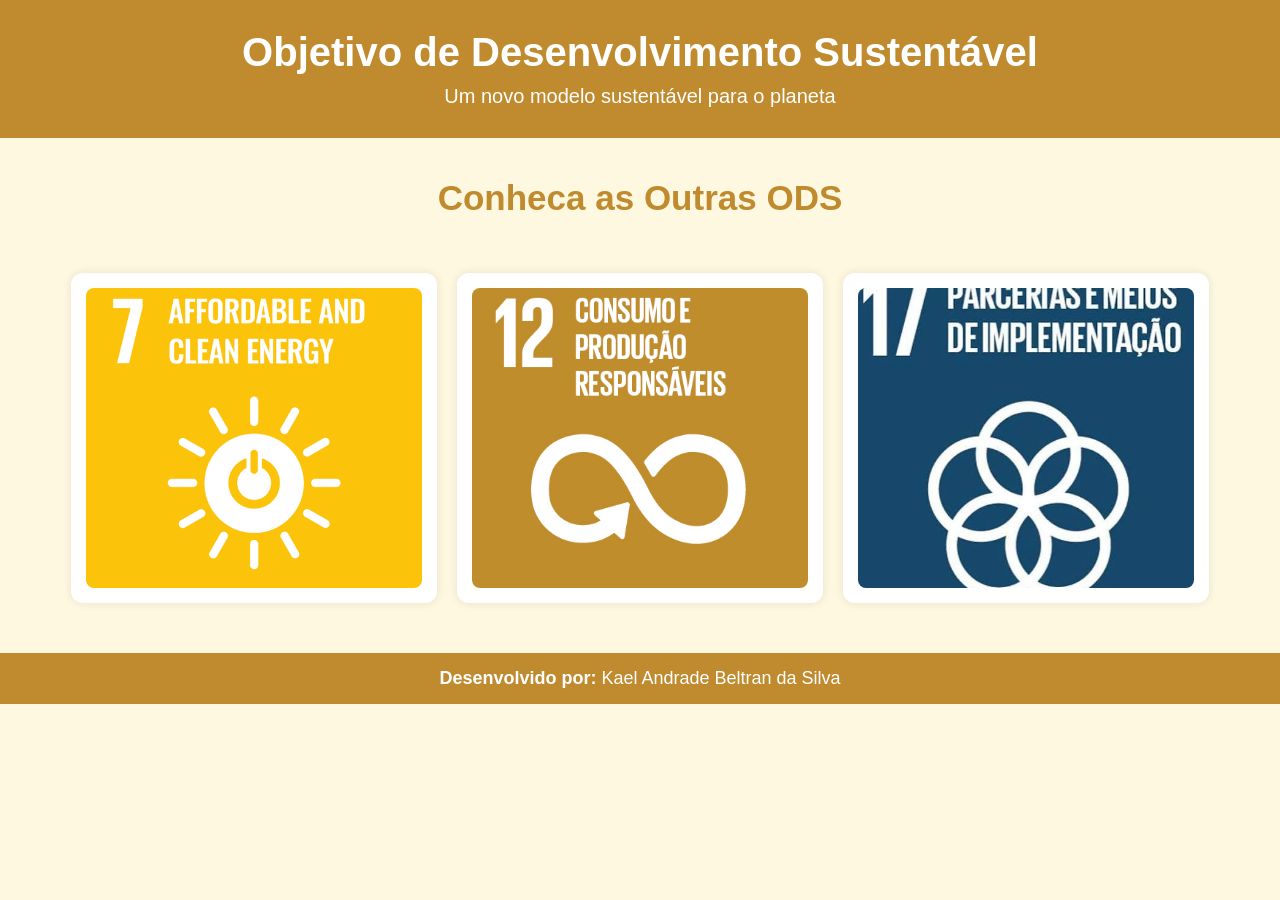
<file: index.html>
<!DOCTYPE html>
<html lang="pt-BR">

<head>
    <meta charset="UTF-8">
    <meta name="viewport" content="width=device-width, initial-scale=1.0">
    <title>Sites ODS</title>
    <link rel="stylesheet" href="css/index.css">
</head>

<body>

    <header>
        <div class="header-content">

            <div class="header-text">
                <a target="_blank"
                    href="https://www.sp.senai.br/noticia/aluna-do-senai-sp-cria-marca-vencedora-para-o-ods-18-da-onu-sobre-igualdade-etnico-racial">
                    <h1>Objetivo de Desenvolvimento Sustentável</h1>
                </a>
                <p>Um novo modelo sustentável para o planeta</p>
            </div>
        </div>
    </header>

    <h2>Conheca as Outras ODS</h2>

    <section>

        <!-- ODS 7 -->
        <article class="card">
            <a target="_blank" href="http://127.0.0.1:5500/index7.html">
                <img src="images/ODS7.png" alt="Imagem da ODS 7">
            </a>
        </article>

        <!-- ODS 12 -->
        <article class="card">
            <a target="_blank" href="https://site-ods-sigma.vercel.app/">
                <img src="images/ODS12.png" alt="Imagem da ODS 12">
            </a>
        </article>

        <!-- ODS 17 -->
        <article class="card">
            <a target="_blank" href="http://127.0.0.1:5500/index17.html">
                <img src="images/ODS17.jpg" alt="Imagem da ODS 17">
            </a>
        </article>

    </section>

    <footer>
        <p>
            <strong>Desenvolvido por:</strong>
            Kael Andrade Beltran da Silva
        </p>
    </footer>

</body>

</html>
</file>
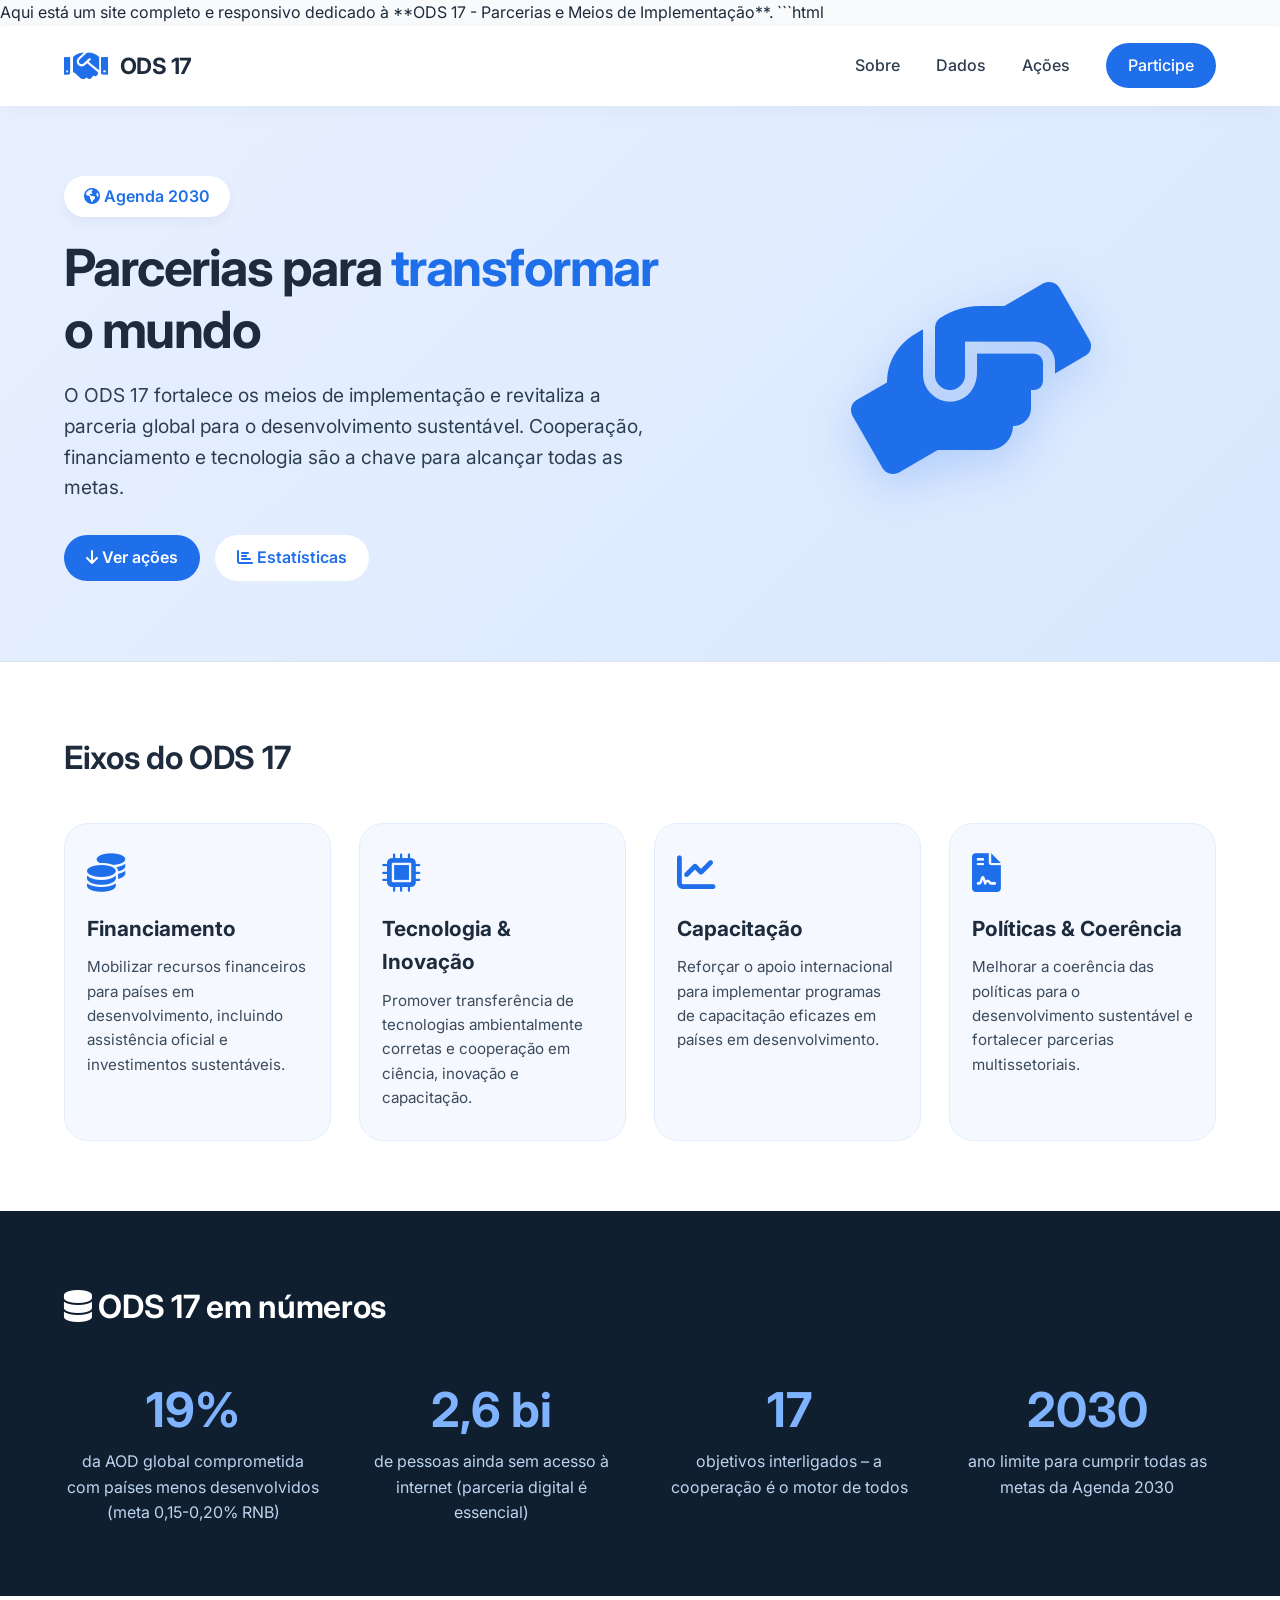
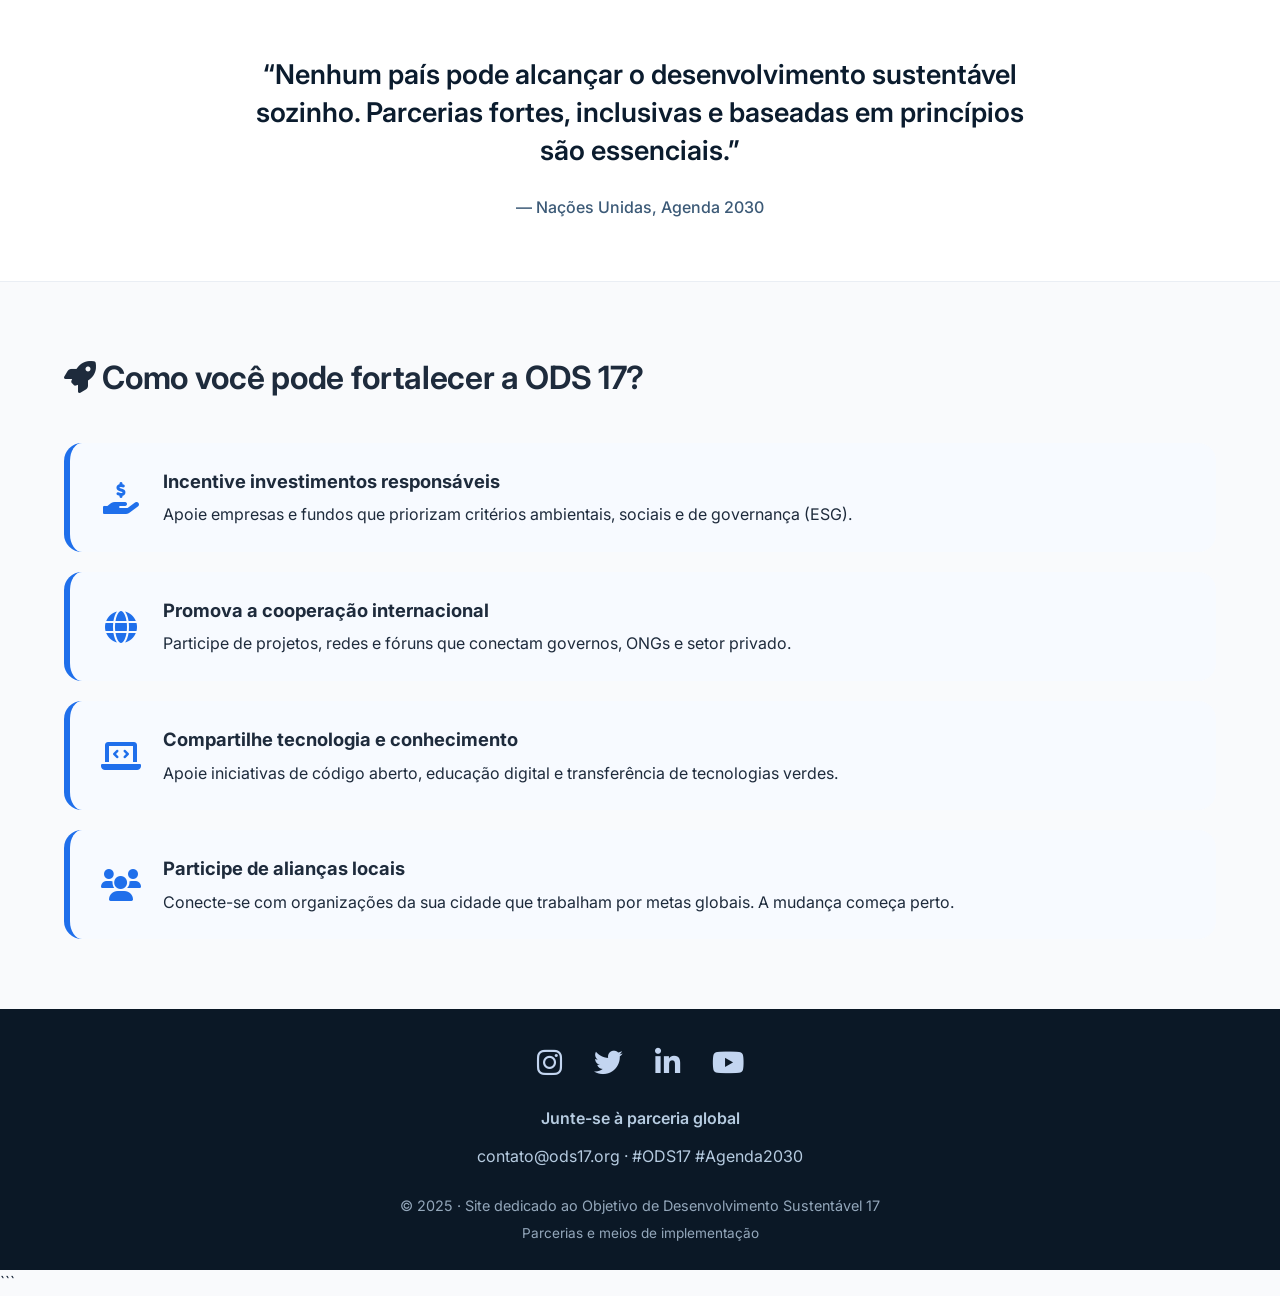
<file: index17.html>
Aqui está um site completo e responsivo dedicado à **ODS 17 - Parcerias e Meios de Implementação**.
```html
<!DOCTYPE html>
<html lang="pt-BR">
<head>
  <meta charset="UTF-8">
  <meta name="viewport" content="width=device-width, initial-scale=1.0">
  <title>ODS 17 · Parcerias e Meios de Implementação</title>
  <!-- Fontes e ícones -->
  <link rel="preconnect" href="https://fonts.googleapis.com">
  <link rel="preconnect" href="https://fonts.gstatic.com" crossorigin>
  <link href="https://fonts.googleapis.com/css2?family=Inter:opsz,wght@14..32,400;14..32,500;14..32,600;14..32,700&display=swap" rel="stylesheet">
  <link rel="stylesheet" href="https://cdnjs.cloudflare.com/ajax/libs/font-awesome/6.0.0-beta3/css/all.min.css">
  <style>
    * {
      margin: 0;
      padding: 0;
      box-sizing: border-box;
    }

    body {
      font-family: 'Inter', sans-serif;
      background-color: #f9fafc;
      color: #1e2b3c;
      line-height: 1.6;
      scroll-behavior: smooth;
    }

    .container {
      max-width: 1200px;
      margin: 0 auto;
      padding: 0 24px;
    }

    /* Cabeçalho e navegação */
    header {
      background: #ffffff;
      box-shadow: 0 4px 20px rgba(0, 0, 0, 0.03);
      position: sticky;
      top: 0;
      z-index: 50;
    }

    nav {
      display: flex;
      align-items: center;
      justify-content: space-between;
      height: 80px;
    }

    .logo {
      display: flex;
      align-items: center;
      gap: 12px;
      font-weight: 700;
      font-size: 1.4rem;
      letter-spacing: -0.02em;
    }

    .logo i {
      font-size: 2.2rem;
      color: #1f6feb;
    }

    .nav-links {
      display: flex;
      gap: 36px;
      align-items: center;
    }

    .nav-links a {
      text-decoration: none;
      color: #2c3e50;
      font-weight: 500;
      transition: color 0.2s;
    }

    .nav-links a:hover {
      color: #1f6feb;
    }

    .btn-acao {
      background: #1f6feb;
      color: white !important;
      padding: 10px 22px;
      border-radius: 40px;
      font-weight: 600;
      transition: background 0.2s;
    }

    .btn-acao:hover {
      background: #0f5ac7;
    }

    /* Hero section */
    .hero {
      background: linear-gradient(135deg, #e8f0fe 0%, #d9e8ff 100%);
      padding: 70px 0 80px;
      border-bottom: 1px solid #dde5f0;
    }

    .hero-grid {
      display: flex;
      align-items: center;
      gap: 50px;
      flex-wrap: wrap;
    }

    .hero-text {
      flex: 1 1 420px;
    }

    .hero-text h1 {
      font-size: 3.2rem;
      font-weight: 700;
      line-height: 1.2;
      letter-spacing: -0.03em;
      margin-bottom: 20px;
    }

    .hero-text h1 span {
      color: #1f6feb;
    }

    .hero-text p {
      font-size: 1.2rem;
      color: #2c3e50;
      margin-bottom: 32px;
      max-width: 600px;
    }

    .hero-badge {
      display: inline-block;
      background: white;
      border-radius: 40px;
      padding: 8px 20px;
      font-weight: 600;
      color: #1f6feb;
      margin-bottom: 20px;
      box-shadow: 0 6px 12px rgba(0,0,0,0.04);
    }

    .hero-image {
      flex: 1 1 300px;
      display: flex;
      justify-content: center;
      align-items: center;
    }

    .hero-image i {
      font-size: 12rem;
      color: #1f6feb;
      filter: drop-shadow(0 15px 25px rgba(31, 111, 235, 0.25));
    }

    /* Cards ODS17 */
    .secao-cards {
      padding: 70px 0;
      background: white;
    }

    .subtitulo {
      font-size: 2rem;
      font-weight: 650;
      margin-bottom: 40px;
      letter-spacing: -0.01em;
    }

    .cards-grid {
      display: grid;
      grid-template-columns: repeat(auto-fit, minmax(240px, 1fr));
      gap: 28px;
    }

    .card {
      background: #f5f9ff;
      padding: 30px 22px;
      border-radius: 24px;
      transition: all 0.25s;
      border: 1px solid #e3eefc;
    }

    .card:hover {
      transform: translateY(-6px);
      background: #eaf2ff;
      box-shadow: 0 20px 30px rgba(0,0,0,0.05);
    }

    .card i {
      font-size: 2.4rem;
      color: #1f6feb;
      margin-bottom: 20px;
    }

    .card h3 {
      font-size: 1.3rem;
      margin-bottom: 10px;
    }

    .card p {
      color: #3b4a5c;
      font-size: 0.95rem;
    }

    /* Seção dados e estatísticas */
    .secao-dados {
      background: #0f1f2f;
      color: white;
      padding: 70px 0;
    }

    .secao-dados .subtitulo {
      color: white;
    }

    .stats-container {
      display: flex;
      flex-wrap: wrap;
      gap: 40px;
      justify-content: space-between;
      margin-top: 30px;
    }

    .stat-item {
      flex: 1 1 180px;
      text-align: center;
    }

    .stat-numero {
      font-size: 3rem;
      font-weight: 700;
      color: #7fb3ff;
    }

    .stat-label {
      font-size: 1rem;
      color: #bdd4f0;
    }

    /* Citação / parceria */
    .citacao {
      background: #ffffff;
      padding: 60px 0;
      border-bottom: 1px solid #eaeef4;
    }

    .citacao blockquote {
      font-size: 1.7rem;
      font-weight: 600;
      color: #0b1c2e;
      max-width: 800px;
      margin: 0 auto;
      text-align: center;
      line-height: 1.4;
    }

    .citacao p {
      text-align: center;
      margin-top: 25px;
      font-weight: 500;
      color: #3c5a77;
    }

    /* Ações e parcerias */
    .acoes {
      padding: 70px 0;
    }

    .acoes-lista {
      display: flex;
      flex-direction: column;
      gap: 20px;
      margin-top: 20px;
    }

    .acao-item {
      display: flex;
      gap: 20px;
      align-items: center;
      background: #f7faff;
      padding: 24px 28px;
      border-radius: 18px;
      border-left: 6px solid #1f6feb;
      transition: 0.2s;
    }

    .acao-item:hover {
      background: #edf3fe;
    }

    .acao-item i {
      font-size: 2rem;
      color: #1f6feb;
      min-width: 45px;
      text-align: center;
    }

    .acao-item h4 {
      font-size: 1.15rem;
      margin-bottom: 6px;
    }

    /* Rodapé */
    footer {
      background: #0b1826;
      color: #b6cbe0;
      padding: 40px 0 25px;
      text-align: center;
    }

    footer .social {
      display: flex;
      justify-content: center;
      gap: 32px;
      margin-bottom: 28px;
    }

    footer .social a {
      color: #c3d5f0;
      font-size: 1.8rem;
      transition: color 0.2s;
    }

    footer .social a:hover {
      color: #ffffff;
    }

    .creditos {
      font-size: 0.9rem;
      opacity: 0.8;
    }

    /* Responsivo */
    @media (max-width: 768px) {
      .hero-text h1 {
        font-size: 2.5rem;
      }
      .nav-links {
        gap: 16px;
      }
      .logo span {
        display: none;
      }
      .hero-image i {
        font-size: 7rem;
      }
      .stat-numero {
        font-size: 2.2rem;
      }
    }
  </style>
</head>
<body>
  <header>
    <div class="container">
      <nav>
        <div class="logo">
          <i class="fas fa-handshake"></i>
          <span>ODS 17</span>
        </div>
        <div class="nav-links">
          <a href="#sobre">Sobre</a>
          <a href="#dados">Dados</a>
          <a href="#acoes">Ações</a>
          <a href="#contato" class="btn-acao">Participe</a>
        </div>
      </nav>
    </div>
  </header>

  <section class="hero" id="sobre">
    <div class="container hero-grid">
      <div class="hero-text">
        <span class="hero-badge"><i class="fas fa-globe-americas"></i> Agenda 2030</span>
        <h1>Parcerias para <span>transformar</span> o mundo</h1>
        <p>O ODS 17 fortalece os meios de implementação e revitaliza a parceria global para o desenvolvimento sustentável. Cooperação, financiamento e tecnologia são a chave para alcançar todas as metas.</p>
        <div style="display: flex; gap: 15px; flex-wrap: wrap;">
          <a href="#acoes" class="btn-acao" style="background: #1f6feb; text-decoration: none;"><i class="fas fa-arrow-down"></i> Ver ações</a>
          <a href="#dados" style="background: white; color: #1f6feb; padding: 10px 22px; border-radius: 40px; text-decoration: none; font-weight: 600;"><i class="fas fa-chart-bar"></i> Estatísticas</a>
        </div>
      </div>
      <div class="hero-image">
        <i class="fas fa-hands-helping"></i>
      </div>
    </div>
  </section>

  <section class="secao-cards">
    <div class="container">
      <h2 class="subtitulo">Eixos do ODS 17</h2>
      <div class="cards-grid">
        <div class="card">
          <i class="fas fa-coins"></i>
          <h3>Financiamento</h3>
          <p>Mobilizar recursos financeiros para países em desenvolvimento, incluindo assistência oficial e investimentos sustentáveis.</p>
        </div>
        <div class="card">
          <i class="fas fa-microchip"></i>
          <h3>Tecnologia & Inovação</h3>
          <p>Promover transferência de tecnologias ambientalmente corretas e cooperação em ciência, inovação e capacitação.</p>
        </div>
        <div class="card">
          <i class="fas fa-chart-line"></i>
          <h3>Capacitação</h3>
          <p>Reforçar o apoio internacional para implementar programas de capacitação eficazes em países em desenvolvimento.</p>
        </div>
        <div class="card">
          <i class="fas fa-file-contract"></i>
          <h3>Políticas & Coerência</h3>
          <p>Melhorar a coerência das políticas para o desenvolvimento sustentável e fortalecer parcerias multissetoriais.</p>
        </div>
      </div>
    </div>
  </section>

  <section class="secao-dados" id="dados">
    <div class="container">
      <h2 class="subtitulo"><i class="fas fa-database"></i> ODS 17 em números</h2>
      <div class="stats-container">
        <div class="stat-item">
          <div class="stat-numero">19%</div>
          <div class="stat-label">da AOD global comprometida com países menos desenvolvidos (meta 0,15-0,20% RNB)</div>
        </div>
        <div class="stat-item">
          <div class="stat-numero">2,6 bi</div>
          <div class="stat-label">de pessoas ainda sem acesso à internet (parceria digital é essencial)</div>
        </div>
        <div class="stat-item">
          <div class="stat-numero">17</div>
          <div class="stat-label">objetivos interligados – a cooperação é o motor de todos</div>
        </div>
        <div class="stat-item">
          <div class="stat-numero">2030</div>
          <div class="stat-label">ano limite para cumprir todas as metas da Agenda 2030</div>
        </div>
      </div>
    </div>
  </section>

  <section class="citacao">
    <div class="container">
      <blockquote>“Nenhum país pode alcançar o desenvolvimento sustentável sozinho. Parcerias fortes, inclusivas e baseadas em princípios são essenciais.”</blockquote>
      <p>— Nações Unidas, Agenda 2030</p>
    </div>
  </section>

  <section class="acoes" id="acoes">
    <div class="container">
      <h2 class="subtitulo"><i class="fas fa-rocket"></i> Como você pode fortalecer a ODS 17?</h2>
      <div class="acoes-lista">
        <div class="acao-item">
          <i class="fas fa-hand-holding-usd"></i>
          <div>
            <h4>Incentive investimentos responsáveis</h4>
            <p>Apoie empresas e fundos que priorizam critérios ambientais, sociais e de governança (ESG).</p>
          </div>
        </div>
        <div class="acao-item">
          <i class="fas fa-globe"></i>
          <div>
            <h4>Promova a cooperação internacional</h4>
            <p>Participe de projetos, redes e fóruns que conectam governos, ONGs e setor privado.</p>
          </div>
        </div>
        <div class="acao-item">
          <i class="fas fa-laptop-code"></i>
          <div>
            <h4>Compartilhe tecnologia e conhecimento</h4>
            <p>Apoie iniciativas de código aberto, educação digital e transferência de tecnologias verdes.</p>
          </div>
        </div>
        <div class="acao-item">
          <i class="fas fa-users"></i>
          <div>
            <h4>Participe de alianças locais</h4>
            <p>Conecte-se com organizações da sua cidade que trabalham por metas globais. A mudança começa perto.</p>
          </div>
        </div>
      </div>
    </div>
  </section>

  <footer id="contato">
    <div class="container">
      <div class="social">
        <a href="#" aria-label="Instagram"><i class="fab fa-instagram"></i></a>
        <a href="#" aria-label="Twitter"><i class="fab fa-twitter"></i></a>
        <a href="#" aria-label="LinkedIn"><i class="fab fa-linkedin-in"></i></a>
        <a href="#" aria-label="YouTube"><i class="fab fa-youtube"></i></a>
      </div>
      <p style="font-weight: 600; margin-bottom: 12px;">Junte-se à parceria global</p>
      <p style="margin-bottom: 25px;">contato@ods17.org · #ODS17 #Agenda2030</p>
      <div class="creditos">
        <p>© 2025 · Site dedicado ao Objetivo de Desenvolvimento Sustentável 17</p>
        <p style="margin-top: 6px; font-size: 0.85rem;">Parcerias e meios de implementação</p>
      </div>
    </div>
  </footer>
</body>
</html>
```
</file>
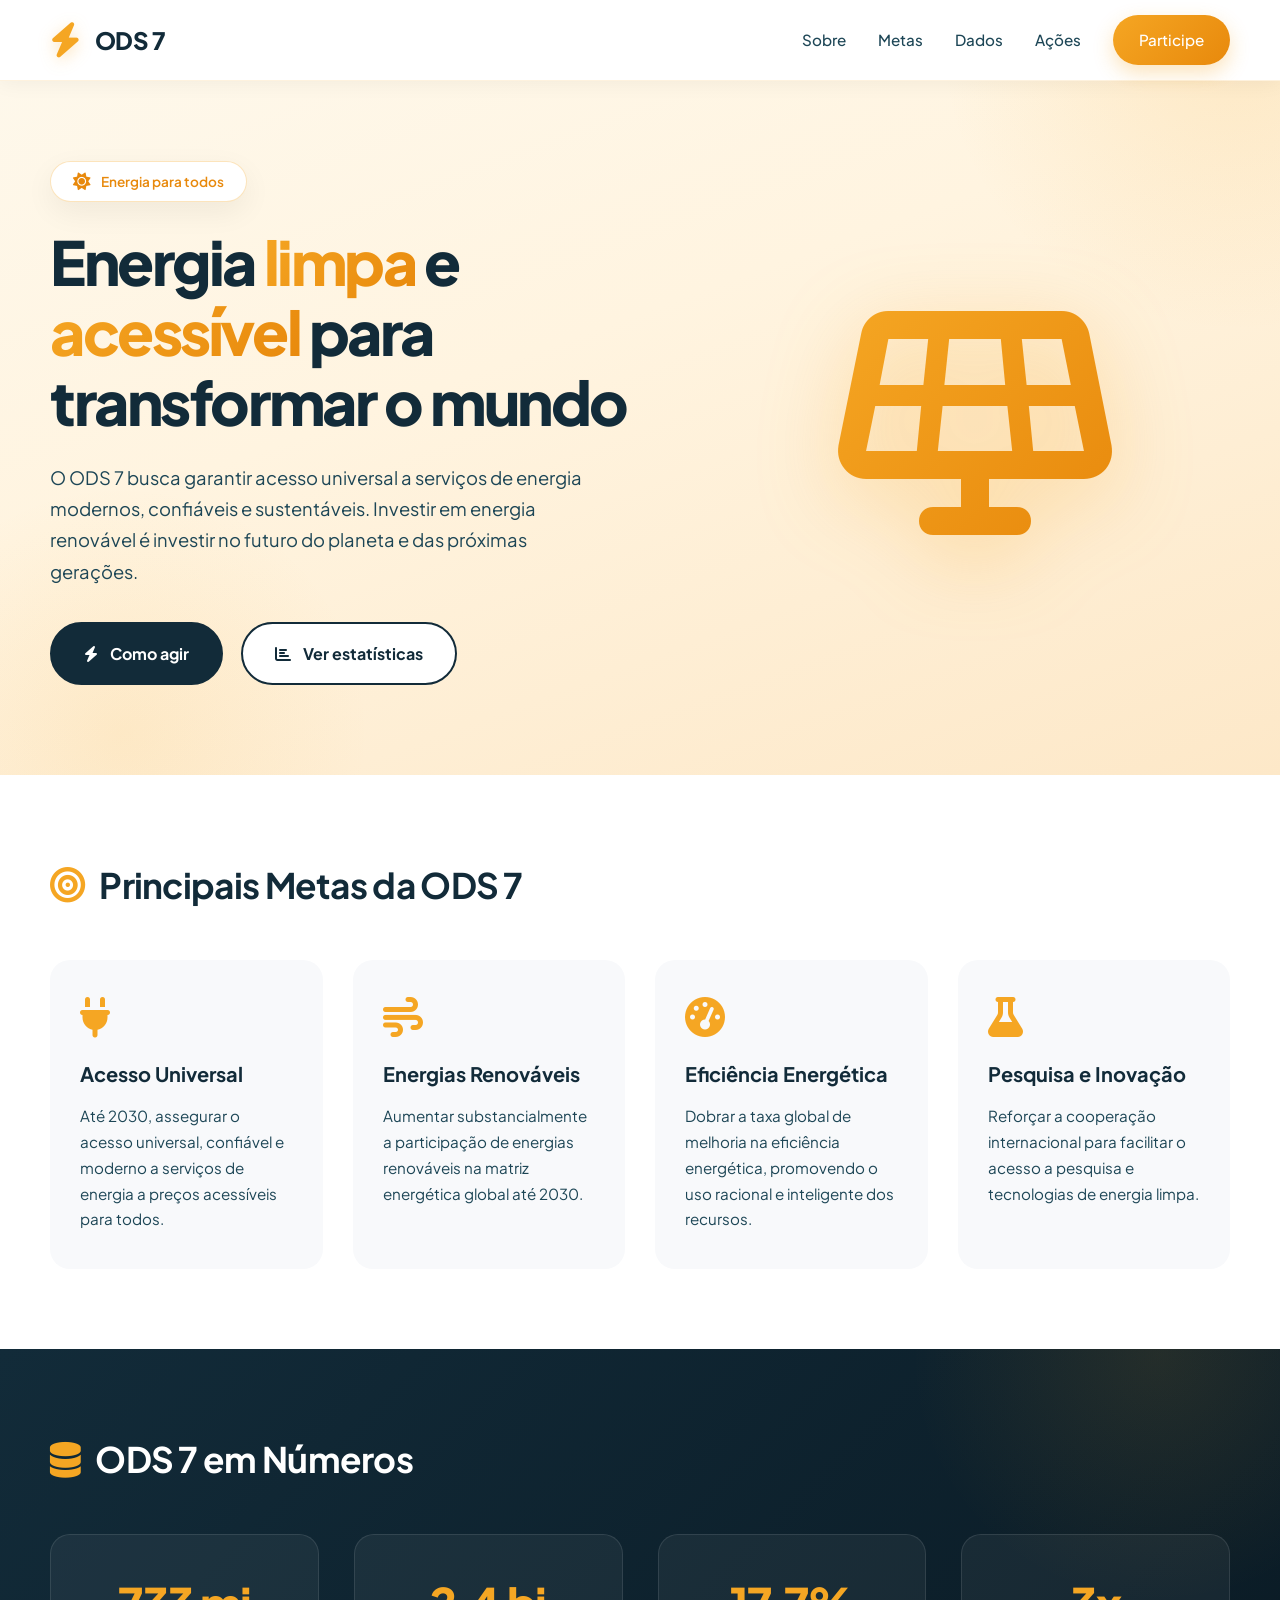
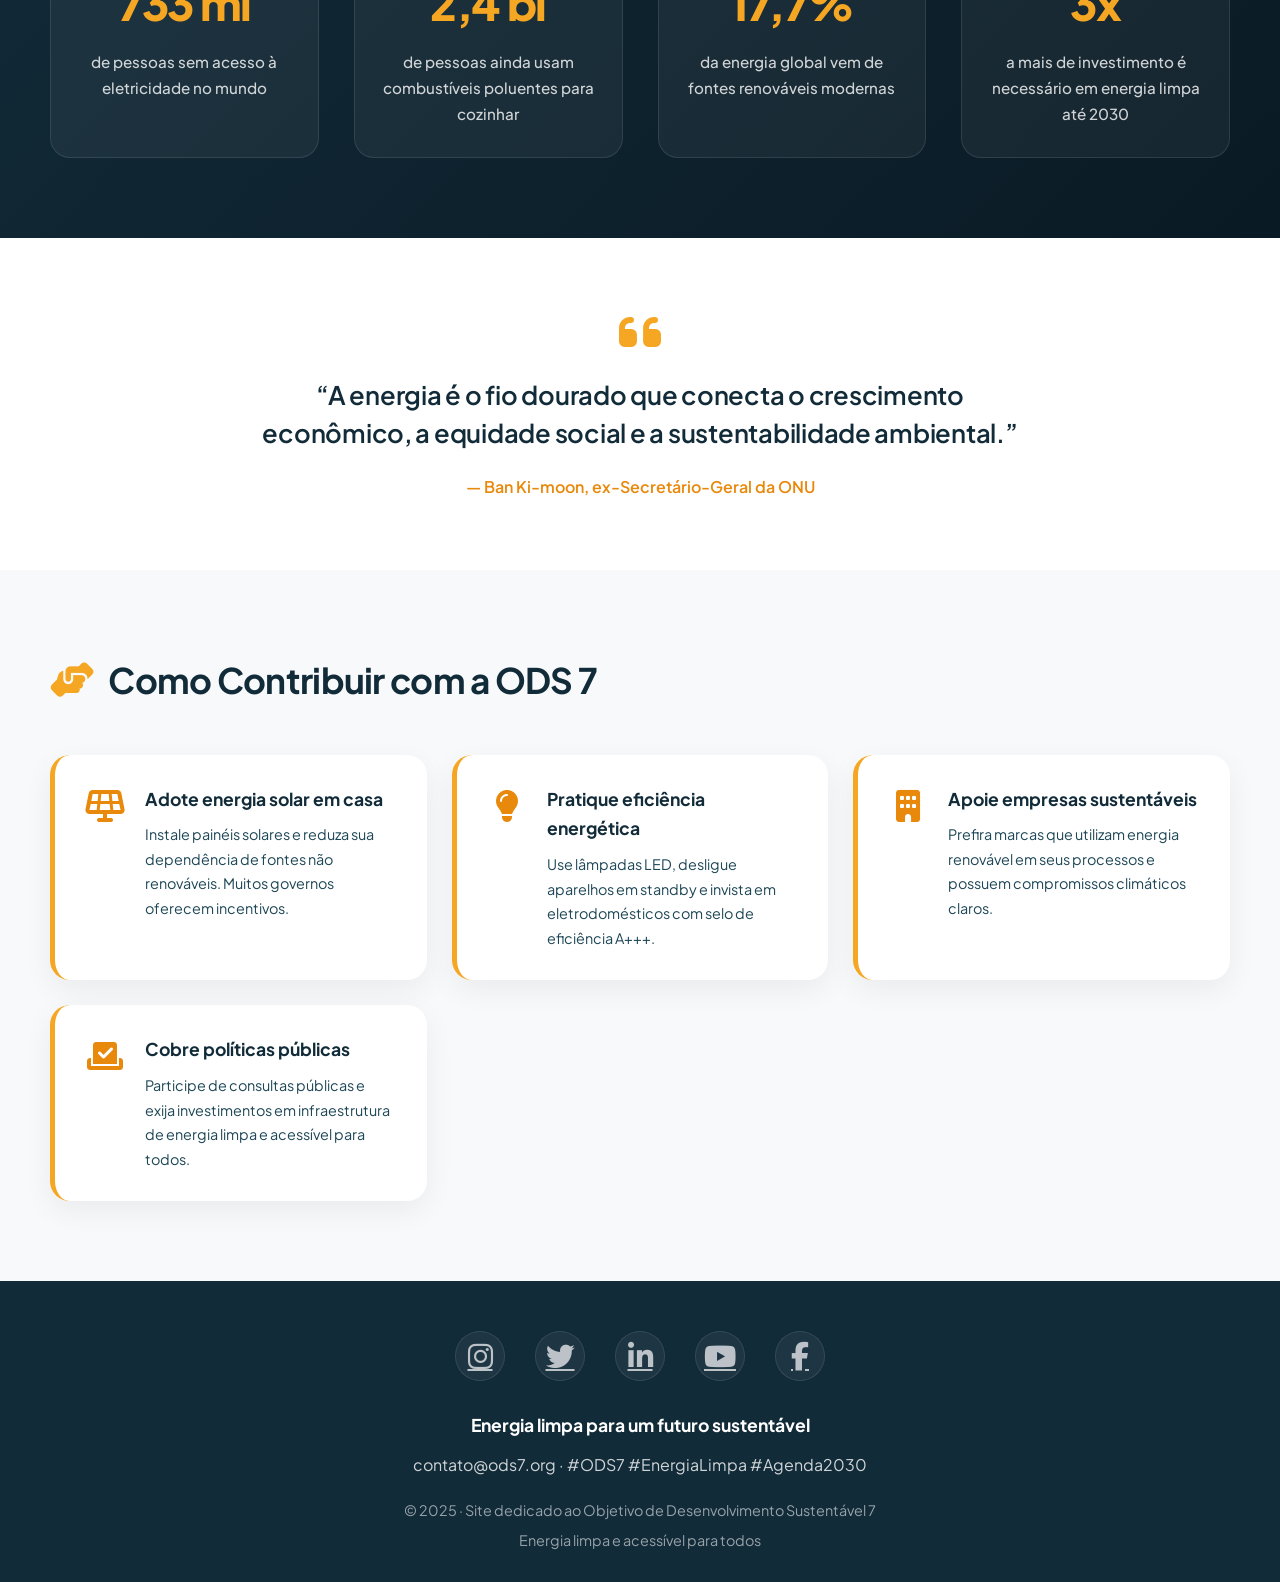
<file: index7.html>
<!DOCTYPE html>
<html lang="pt-BR">
<head>
  <meta charset="UTF-8">
  <meta name="viewport" content="width=device-width, initial-scale=1.0">
  <title>ODS 7 · Energia Limpa e Acessível</title>
  <!-- Fontes -->
  <link rel="preconnect" href="https://fonts.googleapis.com">
  <link rel="preconnect" href="https://fonts.gstatic.com" crossorigin>
  <link href="https://fonts.googleapis.com/css2?family=Plus+Jakarta+Sans:ital,wght@0,300;0,400;0,500;0,600;0,700;0,800;1,400&display=swap" rel="stylesheet">
  <link rel="stylesheet" href="https://cdnjs.cloudflare.com/ajax/libs/font-awesome/6.5.1/css/all.min.css">
  <style>
    :root {
      --amarelo: #f5a623;
      --amarelo-claro: #fef3d9;
      --laranja: #e8890c;
      --azul-escuro: #122b39;
      --azul-medio: #1d4656;
      --cinza-claro: #f8f9fb;
      --branco: #ffffff;
      --sombra-suave: 0 10px 30px rgba(0, 0, 0, 0.06);
      --sombra-hover: 0 20px 40px rgba(0, 0, 0, 0.1);
      --raio-borda: 20px;
    }

    * {
      margin: 0;
      padding: 0;
      box-sizing: border-box;
    }

    body {
      font-family: 'Plus Jakarta Sans', sans-serif;
      background-color: var(--cinza-claro);
      color: var(--azul-escuro);
      line-height: 1.7;
      overflow-x: hidden;
    }

    .container {
      max-width: 1240px;
      margin: 0 auto;
      padding: 0 30px;
    }

    /* Cabeçalho */
    header {
      background: rgba(255, 255, 255, 0.9);
      backdrop-filter: blur(20px);
      -webkit-backdrop-filter: blur(20px);
      box-shadow: 0 2px 20px rgba(0, 0, 0, 0.05);
      position: sticky;
      top: 0;
      z-index: 100;
      border-bottom: 1px solid rgba(245, 166, 35, 0.15);
    }

    nav {
      display: flex;
      align-items: center;
      justify-content: space-between;
      height: 80px;
    }

    .logo {
      display: flex;
      align-items: center;
      gap: 14px;
      font-weight: 800;
      font-size: 1.5rem;
      color: var(--azul-escuro);
      letter-spacing: -0.02em;
    }

    .logo i {
      font-size: 2.2rem;
      color: var(--amarelo);
      filter: drop-shadow(0 4px 8px rgba(245, 166, 35, 0.3));
    }

    .nav-links {
      display: flex;
      gap: 32px;
      align-items: center;
    }

    .nav-links a {
      text-decoration: none;
      color: var(--azul-medio);
      font-weight: 500;
      font-size: 0.95rem;
      position: relative;
      transition: color 0.3s;
    }

    .nav-links a:not(.btn-acao)::after {
      content: '';
      position: absolute;
      bottom: -4px;
      left: 0;
      width: 0%;
      height: 2px;
      background: var(--amarelo);
      transition: width 0.3s;
      border-radius: 2px;
    }

    .nav-links a:not(.btn-acao):hover::after {
      width: 100%;
    }

    .nav-links a:hover {
      color: var(--azul-escuro);
    }

    .btn-acao {
      background: linear-gradient(135deg, var(--amarelo), var(--laranja));
      color: white !important;
      padding: 12px 26px;
      border-radius: 50px;
      font-weight: 700;
      box-shadow: 0 8px 20px rgba(245, 166, 35, 0.3);
      transition: all 0.3s;
      border: none;
    }

    .btn-acao:hover {
      box-shadow: 0 12px 28px rgba(245, 166, 35, 0.45);
      transform: translateY(-2px);
    }

    /* Hero */
    .hero {
      background: linear-gradient(160deg, #fef8eb 0%, #fff4e0 40%, #fde8c8 100%);
      padding: 80px 0 90px;
      position: relative;
      overflow: hidden;
    }

    .hero::before {
      content: '';
      position: absolute;
      top: -50%;
      right: -20%;
      width: 600px;
      height: 600px;
      background: radial-gradient(circle, rgba(245, 166, 35, 0.15) 0%, transparent 70%);
      border-radius: 50%;
    }

    .hero::after {
      content: '';
      position: absolute;
      bottom: -30%;
      left: -10%;
      width: 500px;
      height: 500px;
      background: radial-gradient(circle, rgba(245, 166, 35, 0.1) 0%, transparent 70%);
      border-radius: 50%;
    }

    .hero-grid {
      display: flex;
      align-items: center;
      gap: 60px;
      flex-wrap: wrap;
      position: relative;
      z-index: 1;
    }

    .hero-text {
      flex: 1 1 450px;
    }

    .hero-badge {
      display: inline-flex;
      align-items: center;
      gap: 10px;
      background: white;
      border-radius: 50px;
      padding: 8px 22px;
      font-weight: 600;
      font-size: 0.85rem;
      color: var(--laranja);
      margin-bottom: 25px;
      box-shadow: var(--sombra-suave);
      border: 1px solid rgba(245, 166, 35, 0.3);
    }

    .hero-badge i {
      font-size: 1.1rem;
    }

    .hero-text h1 {
      font-size: 3.8rem;
      font-weight: 800;
      line-height: 1.15;
      letter-spacing: -0.04em;
      margin-bottom: 25px;
      color: var(--azul-escuro);
    }

    .hero-text h1 span {
      background: linear-gradient(135deg, var(--amarelo), var(--laranja));
      -webkit-background-clip: text;
      -webkit-text-fill-color: transparent;
      background-clip: text;
      position: relative;
    }

    .hero-text p {
      font-size: 1.15rem;
      color: var(--azul-medio);
      margin-bottom: 35px;
      max-width: 560px;
    }

    .hero-botoes {
      display: flex;
      gap: 18px;
      flex-wrap: wrap;
    }

    .btn-primario {
      background: var(--azul-escuro);
      color: white;
      padding: 16px 32px;
      border-radius: 50px;
      font-weight: 700;
      text-decoration: none;
      display: inline-flex;
      align-items: center;
      gap: 12px;
      transition: all 0.3s;
      border: 2px solid var(--azul-escuro);
    }

    .btn-primario:hover {
      background: transparent;
      color: var(--azul-escuro);
      transform: translateY(-3px);
      box-shadow: 0 12px 30px rgba(18, 43, 57, 0.2);
    }

    .btn-secundario {
      background: white;
      color: var(--azul-escuro);
      padding: 16px 32px;
      border-radius: 50px;
      font-weight: 700;
      text-decoration: none;
      display: inline-flex;
      align-items: center;
      gap: 12px;
      transition: all 0.3s;
      border: 2px solid var(--azul-escuro);
    }

    .btn-secundario:hover {
      background: var(--azul-escuro);
      color: white;
      transform: translateY(-3px);
      box-shadow: 0 12px 30px rgba(18, 43, 57, 0.2);
    }

    .hero-visual {
      flex: 1 1 350px;
      display: flex;
      justify-content: center;
      align-items: center;
      position: relative;
    }

    .hero-visual i {
      font-size: 14rem;
      background: linear-gradient(135deg, var(--amarelo), var(--laranja));
      -webkit-background-clip: text;
      -webkit-text-fill-color: transparent;
      background-clip: text;
      filter: drop-shadow(0 20px 40px rgba(245, 166, 35, 0.35));
      animation: flutuar 3s ease-in-out infinite;
    }

    @keyframes flutuar {
      0%, 100% { transform: translateY(0px); }
      50% { transform: translateY(-15px); }
    }

    /* Cards principais */
    .secao-cards {
      padding: 80px 0;
      background: var(--branco);
    }

    .subtitulo {
      font-size: 2.2rem;
      font-weight: 700;
      margin-bottom: 45px;
      letter-spacing: -0.02em;
      color: var(--azul-escuro);
      display: flex;
      align-items: center;
      gap: 15px;
    }

    .subtitulo i {
      color: var(--amarelo);
    }

    .cards-grid {
      display: grid;
      grid-template-columns: repeat(auto-fit, minmax(250px, 1fr));
      gap: 30px;
    }

    .card {
      background: var(--cinza-claro);
      padding: 35px 28px;
      border-radius: var(--raio-borda);
      transition: all 0.4s cubic-bezier(0.175, 0.885, 0.32, 1.275);
      border: 2px solid transparent;
      position: relative;
      overflow: hidden;
    }

    .card::before {
      content: '';
      position: absolute;
      top: 0;
      left: 0;
      width: 100%;
      height: 4px;
      background: linear-gradient(90deg, var(--amarelo), var(--laranja));
      opacity: 0;
      transition: opacity 0.3s;
    }

    .card:hover::before {
      opacity: 1;
    }

    .card:hover {
      background: var(--branco);
      border-color: rgba(245, 166, 35, 0.3);
      box-shadow: var(--sombra-hover);
      transform: translateY(-8px);
    }

    .card i {
      font-size: 2.5rem;
      color: var(--amarelo);
      margin-bottom: 20px;
      display: inline-block;
    }

    .card h3 {
      font-size: 1.25rem;
      margin-bottom: 12px;
      font-weight: 700;
    }

    .card p {
      color: var(--azul-medio);
      font-size: 0.95rem;
    }

    /* Seção dados */
    .secao-dados {
      background: linear-gradient(135deg, var(--azul-escuro), #0a1a24);
      color: white;
      padding: 80px 0;
      position: relative;
      overflow: hidden;
    }

    .secao-dados::before {
      content: '';
      position: absolute;
      top: -50%;
      right: -10%;
      width: 500px;
      height: 500px;
      background: radial-gradient(circle, rgba(245, 166, 35, 0.1) 0%, transparent 70%);
      border-radius: 50%;
    }

    .secao-dados .subtitulo {
      color: white;
    }

    .stats-container {
      display: grid;
      grid-template-columns: repeat(auto-fit, minmax(200px, 1fr));
      gap: 35px;
      margin-top: 40px;
      position: relative;
      z-index: 1;
    }

    .stat-item {
      text-align: center;
      padding: 30px 20px;
      background: rgba(255, 255, 255, 0.05);
      border-radius: var(--raio-borda);
      border: 1px solid rgba(255, 255, 255, 0.1);
      transition: all 0.3s;
    }

    .stat-item:hover {
      background: rgba(255, 255, 255, 0.1);
      transform: scale(1.05);
    }

    .stat-numero {
      font-size: 2.8rem;
      font-weight: 800;
      color: var(--amarelo);
      margin-bottom: 8px;
      letter-spacing: -0.03em;
    }

    .stat-label {
      font-size: 0.95rem;
      color: rgba(255, 255, 255, 0.8);
      font-weight: 500;
    }

    /* Citação */
    .citacao {
      background: var(--branco);
      padding: 70px 0;
    }

    .citacao-conteudo {
      max-width: 800px;
      margin: 0 auto;
      text-align: center;
    }

    .citacao-conteudo i {
      font-size: 3rem;
      color: var(--amarelo);
      margin-bottom: 20px;
    }

    .citacao-conteudo blockquote {
      font-size: 1.6rem;
      font-weight: 600;
      color: var(--azul-escuro);
      line-height: 1.5;
      letter-spacing: -0.01em;
    }

    .citacao-conteudo p {
      margin-top: 20px;
      font-weight: 600;
      color: var(--laranja);
    }

    /* Ações */
    .acoes {
      padding: 80px 0;
      background: var(--cinza-claro);
    }

    .acoes-lista {
      display: grid;
      grid-template-columns: repeat(auto-fit, minmax(300px, 1fr));
      gap: 25px;
      margin-top: 30px;
    }

    .acao-item {
      background: var(--branco);
      padding: 30px;
      border-radius: var(--raio-borda);
      box-shadow: var(--sombra-suave);
      transition: all 0.3s;
      border-left: 5px solid var(--amarelo);
      display: flex;
      gap: 20px;
      align-items: flex-start;
    }

    .acao-item:hover {
      box-shadow: var(--sombra-hover);
      transform: translateX(8px);
    }

    .acao-item i {
      font-size: 2rem;
      color: var(--laranja);
      min-width: 40px;
      text-align: center;
      margin-top: 5px;
    }

    .acao-item h4 {
      font-size: 1.1rem;
      margin-bottom: 8px;
      font-weight: 700;
    }

    .acao-item p {
      color: var(--azul-medio);
      font-size: 0.9rem;
    }

    /* Rodapé */
    footer {
      background: var(--azul-escuro);
      color: rgba(255, 255, 255, 0.8);
      padding: 50px 0 30px;
      text-align: center;
    }

    footer .social {
      display: flex;
      justify-content: center;
      gap: 30px;
      margin-bottom: 30px;
    }

    footer .social a {
      color: rgba(255, 255, 255, 0.7);
      font-size: 1.8rem;
      transition: all 0.3s;
      width: 50px;
      height: 50px;
      display: flex;
      align-items: center;
      justify-content: center;
      border-radius: 50%;
      background: rgba(255, 255, 255, 0.05);
      border: 1px solid rgba(255, 255, 255, 0.1);
    }

    footer .social a:hover {
      color: var(--amarelo);
      background: rgba(245, 166, 35, 0.1);
      border-color: rgba(245, 166, 35, 0.3);
      transform: translateY(-5px);
    }

    .creditos {
      font-size: 0.9rem;
      opacity: 0.7;
      margin-top: 10px;
    }

    /* Responsivo */
    @media (max-width: 768px) {
      .hero-text h1 {
        font-size: 2.5rem;
      }

      .nav-links {
        gap: 18px;
      }

      .logo span {
        display: none;
      }

      .hero-visual i {
        font-size: 8rem;
      }

      .stat-numero {
        font-size: 2.2rem;
      }

      .citacao-conteudo blockquote {
        font-size: 1.3rem;
      }
    }

    @media (max-width: 480px) {
      .nav-links a:not(.btn-acao) {
        display: none;
      }

      .hero-text h1 {
        font-size: 2rem;
      }

      .hero-botoes {
        flex-direction: column;
      }

      .btn-primario, .btn-secundario {
        justify-content: center;
      }
    }
  </style>
</head>
<body>
  <header>
    <div class="container">
      <nav>
        <div class="logo">
          <i class="fas fa-bolt"></i>
          <span>ODS 7</span>
        </div>
        <div class="nav-links">
          <a href="#sobre">Sobre</a>
          <a href="#metas">Metas</a>
          <a href="#dados">Dados</a>
          <a href="#acoes">Ações</a>
          <a href="#contato" class="btn-acao">Participe</a>
        </div>
      </nav>
    </div>
  </header>

  <section class="hero" id="sobre">
    <div class="container hero-grid">
      <div class="hero-text">
        <span class="hero-badge">
          <i class="fas fa-sun"></i> Energia para todos
        </span>
        <h1>Energia <span>limpa</span> e <span>acessível</span> para transformar o mundo</h1>
        <p>O ODS 7 busca garantir acesso universal a serviços de energia modernos, confiáveis e sustentáveis. Investir em energia renovável é investir no futuro do planeta e das próximas gerações.</p>
        <div class="hero-botoes">
          <a href="#acoes" class="btn-primario">
            <i class="fas fa-bolt"></i> Como agir
          </a>
          <a href="#dados" class="btn-secundario">
            <i class="fas fa-chart-bar"></i> Ver estatísticas
          </a>
        </div>
      </div>
      <div class="hero-visual">
        <i class="fas fa-solar-panel"></i>
      </div>
    </div>
  </section>

  <section class="secao-cards" id="metas">
    <div class="container">
      <h2 class="subtitulo">
        <i class="fas fa-bullseye"></i> Principais Metas da ODS 7
      </h2>
      <div class="cards-grid">
        <div class="card">
          <i class="fas fa-plug"></i>
          <h3>Acesso Universal</h3>
          <p>Até 2030, assegurar o acesso universal, confiável e moderno a serviços de energia a preços acessíveis para todos.</p>
        </div>
        <div class="card">
          <i class="fas fa-wind"></i>
          <h3>Energias Renováveis</h3>
          <p>Aumentar substancialmente a participação de energias renováveis na matriz energética global até 2030.</p>
        </div>
        <div class="card">
          <i class="fas fa-tachometer-alt"></i>
          <h3>Eficiência Energética</h3>
          <p>Dobrar a taxa global de melhoria na eficiência energética, promovendo o uso racional e inteligente dos recursos.</p>
        </div>
        <div class="card">
          <i class="fas fa-flask"></i>
          <h3>Pesquisa e Inovação</h3>
          <p>Reforçar a cooperação internacional para facilitar o acesso a pesquisa e tecnologias de energia limpa.</p>
        </div>
      </div>
    </div>
  </section>

  <section class="secao-dados" id="dados">
    <div class="container">
      <h2 class="subtitulo">
        <i class="fas fa-database"></i> ODS 7 em Números
      </h2>
      <div class="stats-container">
        <div class="stat-item">
          <div class="stat-numero">733 mi</div>
          <div class="stat-label">de pessoas sem acesso à eletricidade no mundo</div>
        </div>
        <div class="stat-item">
          <div class="stat-numero">2,4 bi</div>
          <div class="stat-label">de pessoas ainda usam combustíveis poluentes para cozinhar</div>
        </div>
        <div class="stat-item">
          <div class="stat-numero">17,7%</div>
          <div class="stat-label">da energia global vem de fontes renováveis modernas</div>
        </div>
        <div class="stat-item">
          <div class="stat-numero">3x</div>
          <div class="stat-label">a mais de investimento é necessário em energia limpa até 2030</div>
        </div>
      </div>
    </div>
  </section>

  <section class="citacao">
    <div class="container">
      <div class="citacao-conteudo">
        <i class="fas fa-quote-left"></i>
        <blockquote>“A energia é o fio dourado que conecta o crescimento econômico, a equidade social e a sustentabilidade ambiental.”</blockquote>
        <p>— Ban Ki-moon, ex-Secretário-Geral da ONU</p>
      </div>
    </div>
  </section>

  <section class="acoes" id="acoes">
    <div class="container">
      <h2 class="subtitulo">
        <i class="fas fa-hands-helping"></i> Como Contribuir com a ODS 7
      </h2>
      <div class="acoes-lista">
        <div class="acao-item">
          <i class="fas fa-solar-panel"></i>
          <div>
            <h4>Adote energia solar em casa</h4>
            <p>Instale painéis solares e reduza sua dependência de fontes não renováveis. Muitos governos oferecem incentivos.</p>
          </div>
        </div>
        <div class="acao-item">
          <i class="fas fa-lightbulb"></i>
          <div>
            <h4>Pratique eficiência energética</h4>
            <p>Use lâmpadas LED, desligue aparelhos em standby e invista em eletrodomésticos com selo de eficiência A+++.</p>
          </div>
        </div>
        <div class="acao-item">
          <i class="fas fa-building"></i>
          <div>
            <h4>Apoie empresas sustentáveis</h4>
            <p>Prefira marcas que utilizam energia renovável em seus processos e possuem compromissos climáticos claros.</p>
          </div>
        </div>
        <div class="acao-item">
          <i class="fas fa-vote-yea"></i>
          <div>
            <h4>Cobre políticas públicas</h4>
            <p>Participe de consultas públicas e exija investimentos em infraestrutura de energia limpa e acessível para todos.</p>
          </div>
        </div>
      </div>
    </div>
  </section>

  <footer id="contato">
    <div class="container">
      <div class="social">
        <a href="#" aria-label="Instagram"><i class="fab fa-instagram"></i></a>
        <a href="#" aria-label="Twitter"><i class="fab fa-twitter"></i></a>
        <a href="#" aria-label="LinkedIn"><i class="fab fa-linkedin-in"></i></a>
        <a href="#" aria-label="YouTube"><i class="fab fa-youtube"></i></a>
        <a href="#" aria-label="Facebook"><i class="fab fa-facebook-f"></i></a>
      </div>
      <p style="font-weight: 700; margin-bottom: 10px; font-size: 1.1rem; color: white;">Energia limpa para um futuro sustentável</p>
      <p style="margin-bottom: 20px;">contato@ods7.org · #ODS7 #EnergiaLimpa #Agenda2030</p>
      <div class="creditos">
        <p>© 2025 · Site dedicado ao Objetivo de Desenvolvimento Sustentável 7</p>
        <p style="margin-top: 5px;">Energia limpa e acessível para todos</p>
      </div>
    </div>
  </footer>

  <script>
    // Smooth scroll para links internos
    document.querySelectorAll('a[href^="#"]').forEach(anchor => {
      anchor.addEventListener('click', function (e) {
        e.preventDefault();
        const target = document.querySelector(this.getAttribute('href'));
        if (target) {
          target.scrollIntoView({ behavior: 'smooth', block: 'start' });
        }
      });
    });

    // Animação de entrada para cards
    const observerOptions = {
      threshold: 0.1,
      rootMargin: '0px 0px -50px 0px'
    };

    const observer = new IntersectionObserver((entries) => {
      entries.forEach(entry => {
        if (entry.isIntersecting) {
          entry.target.style.opacity = '1';
          entry.target.style.transform = 'translateY(0)';
        }
      });
    }, observerOptions);

    // Aplicar animação em cards e itens
    document.querySelectorAll('.card, .acao-item, .stat-item').forEach((el, index) => {
      el.style.opacity = '0';
      el.style.transform = 'translateY(30px)';
      el.style.transition = `opacity 0.6s ease ${index * 0.1}s, transform 0.6s ease ${index * 0.1}s`;
      observer.observe(el);
    });
  </script>
</body>
</html>
</file>
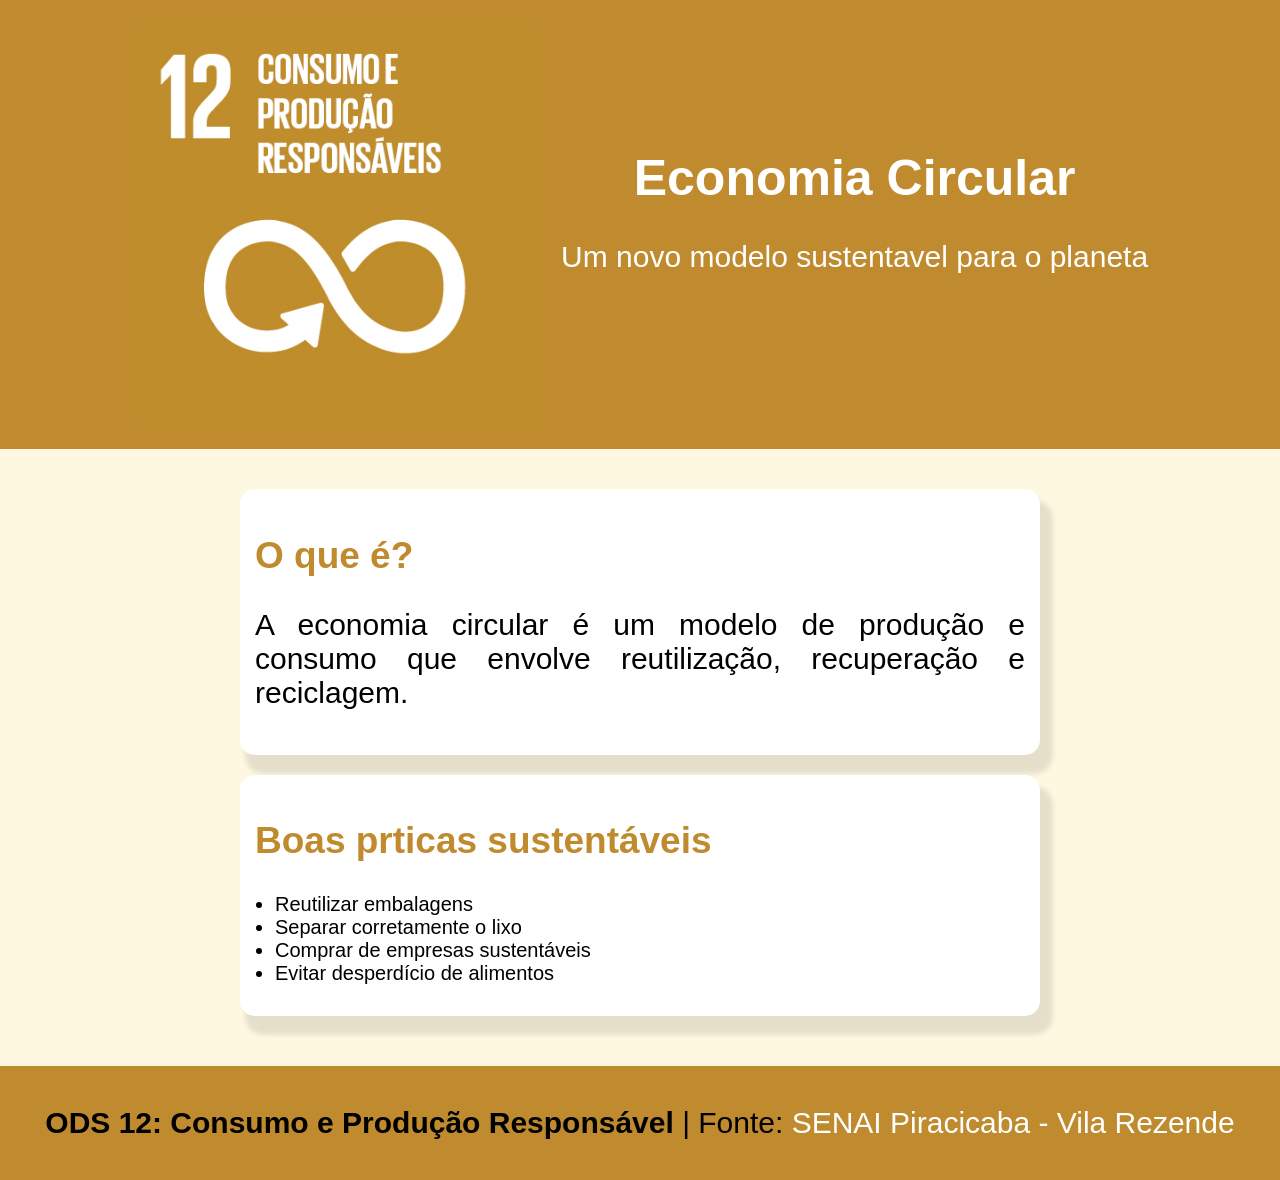
<file: ODS_12.html>
<!DOCTYPE html>
<html lang="pt-BR">
<head>
    <meta charset="UTF-8">
    <meta name="viewport" content="width=device-width, initial-scale=1.0">
    <title>ODS 12</title>
    <link rel="stylesheet" href="css/ODS_12.css">
</head>
<body>
    <!-- Tag Hearder se refere a parte superior -->
    <header>
        <div class ="header-content">
            <img src="images/ODS12.png" alt="Imagem da ODS 12">
            <div class ="header-text">
                <a target="_blank" href="https://www.sp.senai.br/noticia/aluna-do-senai-sp-cria-marca-vencedora-para-o-ods-18-da-onu-sobre-igualdade-etnico-racial">
                <h1>Economia Circular</h1> 
                </a>
                <p>Um novo modelo sustentavel para o planeta</p>
            </div>
        </div>
    </header>
    <!-- Tag section diz respeito a uma seção do site -->

    <section>
        <article>
            <h2>O que é?</h2>
            <p>
                A economia circular é um modelo de produção
                e consumo que envolve reutilização,
                recuperação e reciclagem.
            </p>
        </article>

        <article>
            <h2>Boas prticas sustentáveis</h2>
            <ul>
                <li>Reutilizar embalagens</l1>
                <li>Separar corretamente o lixo</li>
                <li>Comprar de empresas sustentáveis</li>
                <li>Evitar desperdício de alimentos</li>
            </ul>
        </article>
    </section>

    <footer>
        <p>
            <strong>
                ODS 12: Consumo e Produção Responsável
            </strong>
            | Fonte:
            <a href="https://www.sp.senai.br/unidade/piracicabavila/" target="_blank">
                SENAI Piracicaba - Vila Rezende
        </p>
    </footer>
    
</body>
</html>
</file>
<file: css/index.css>
* {
    margin: 0;
    padding: 0;
    box-sizing: border-box;
}

body {
    font-family: 'Segoe UI', Tahoma, Geneva, Verdana, sans-serif;
    background-color: #fff8e1;
    color: #333;
}

/* Cabeçalho */
header {
    background-color: #bf8b2e;
    color: white;
    text-align: center;
    padding: 30px 20px;
}

.header-content {
    display: flex;
    justify-content: center;
    align-items: center;
}

.header-text h1 {
    font-size: 40px;
    margin-bottom: 10px;
}

.header-text p {
    font-size: 20px;
}

/* Links */
a {
    color: white;
    text-decoration: none;
}

a:hover {
    text-decoration: underline;
}

h2 {
    font-size: 35px;
    text-align: center;
    color: #bf8b2e;
    margin: 40px 0 25px;
}

/* Área dos cards */
section {
    display: flex;
    justify-content: center;
    align-items: flex-start;
    gap: 20px;
    flex-wrap: wrap;
    padding: 30px;
}

/* Cards */
.card {
    width: 30%;
    min-width: 280px;
    padding: 15px;
    background-color: white;
    border-radius: 12px;
    box-shadow: 0 0 10px rgba(0, 0, 0, 0.1);
}

.card:hover {
    box-shadow: 0 6px 15px rgba(0, 0, 0, 0.1);
}

/* Imagens */
.card img {
    display: block;
    width: 100%;
    height: 300px;
    object-fit: cover;
    border-radius: 8px;
}

/* Rodapé */
footer {
    background-color: #bf8b2e;
    color: white;
    padding: 15px;
    text-align: center;
    margin-top: 20px;
    font-size: 18px;
}

/* Celular */
@media (max-width: 760px) {
    section {
        display: block;
        padding: 20px;
    }

    .card {
        width: 100%;
        margin-bottom: 20px;
    }
}
</file>
<file: css/ODS_12.css>
body {
    background-color: #fff8e1;
    font-family: 'Segoe UI', Tahoma, Geneva, Verdana, sans-serif;
    margin: 0;
    padding: 0;
}

header {
    background-color: #bf8b2e;
    color: white;
    padding: 20px;
}

.header-content {
    display: flex;
    align-items: center; /*alinha na vertical*/
    justify-content: center; /*alinha na horizontal*/
    gap: 20px; /*espaçamento interno*/
    flex-wrap: wrap; /*quebra a linha e ajusta*/
}

.header-text {
    margin-bottom: 30px;
}

h1 {
    font-size: 50px;
    text-align: center;
}

p {
    font-size: 30px;
}

img {
    width: 33%; 
    height: auto;
}

a {
    color: white;
    text-decoration: none;
}

a :hover{
    text-decoration: underline;
}

section {
    padding: 20px;
    max-width: 800px;
    margin: 0 auto;
    text-align: justify;
}

article {
    background-color: white;
    padding: 15px;
    border-radius: 15px;
    margin-top: 20px;
    box-shadow:  9px 15px 5px 4px rgba(0, 0, 0, 0.1);
}

ul {
    margin-top: 10px;
    padding-left: 20px;
}

li {
    font-size: 20px;
}

h2 {
    color: #bf8b2e;
    font-size: 37px;
}

footer {
    background-color: #bf8b2e;
    padding: 10px;
    text-align: center;
    margin-top: 30px;
    font-size: 20px;
}

/*Para celulares*/
@media (max-width: 768px) {
    img {
        width: 55%;
    }

    h1 {
        font-size: 40px;
    }

    p {
        font-size: 20px;
    }
}
</file>
